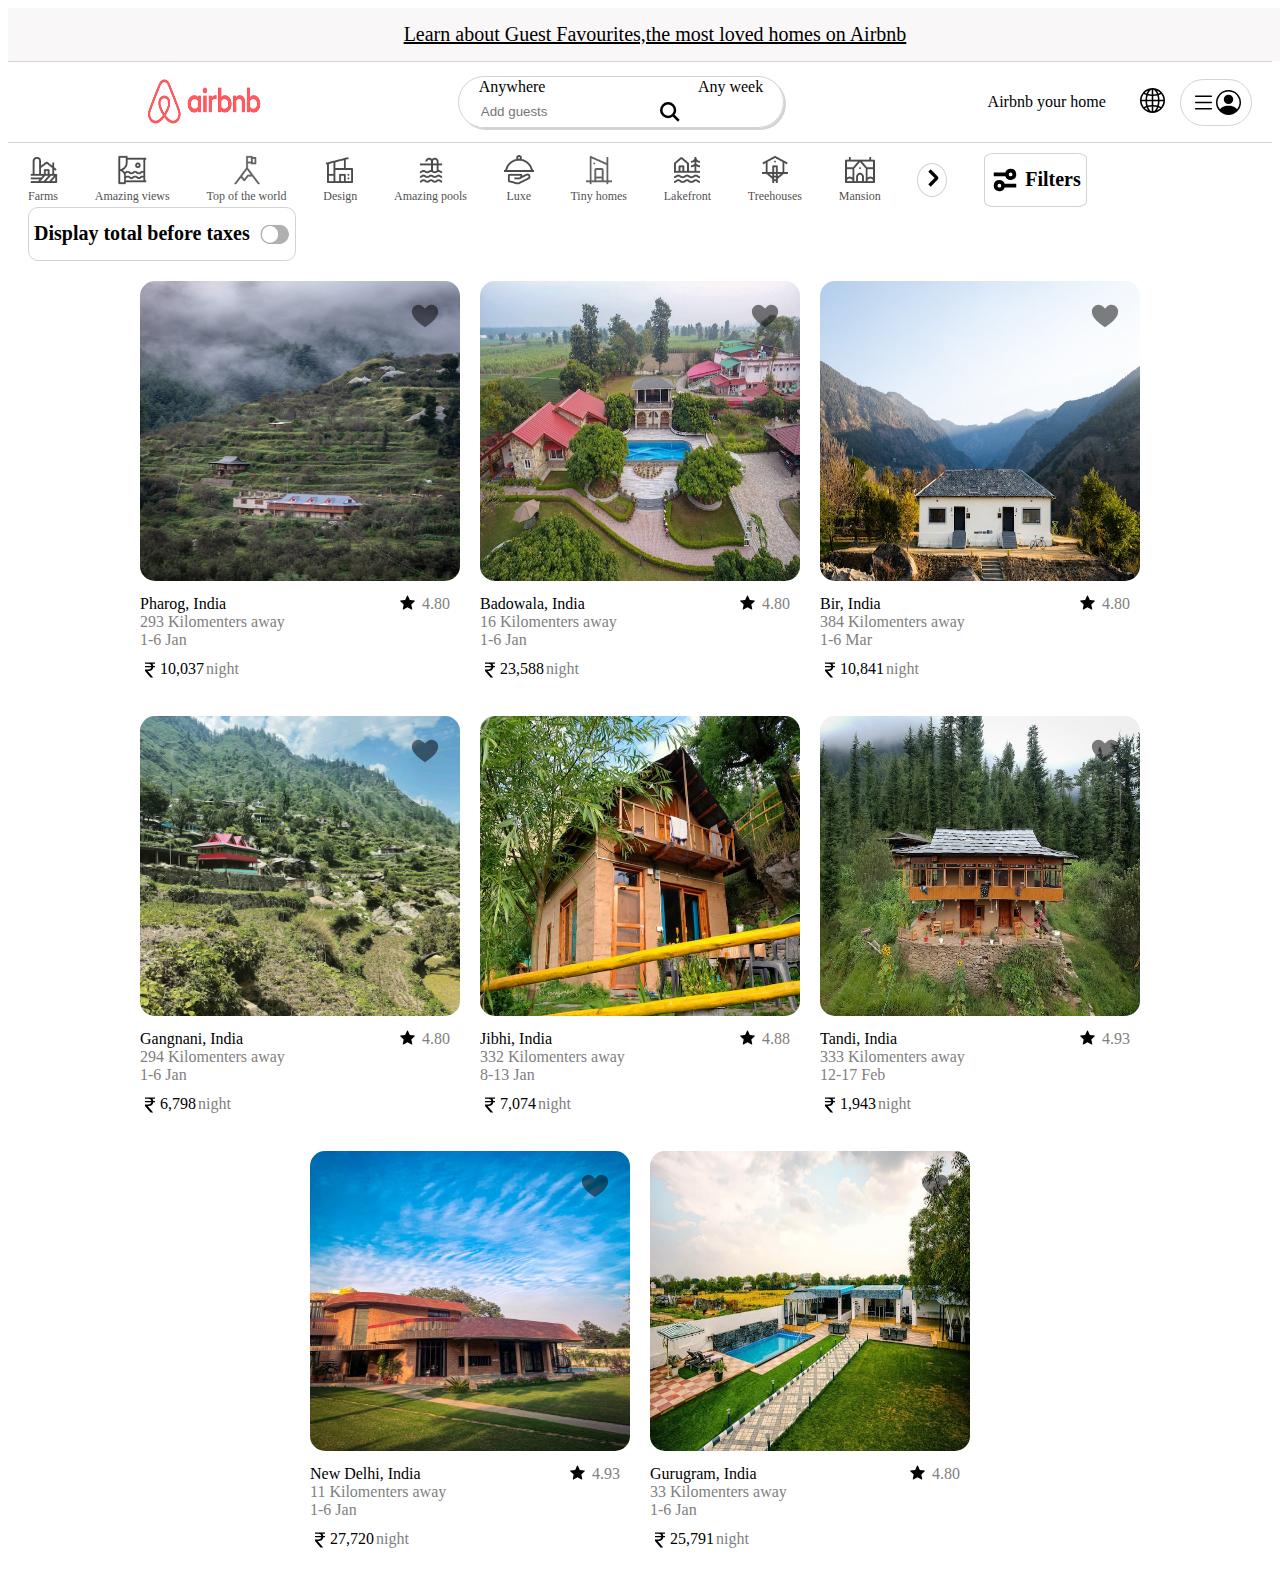
<file: Day3/index.html>
<!DOCTYPE html>
<html lang="en">
<head>
    <meta charset="UTF-8">
    <meta name="viewport" content="width=device-width, initial-scale=1.0">
    <title>Airbnb</title>
    <link rel="stylesheet" href="index.css">
</head>
<body>
    <div class="container">
        <div class="info">
            <a href="#">Learn about Guest Favourites,the most loved homes on Airbnb</a>
        </div>
        <div class="stick">
            <!-- header start -->
            <div class="header">
                <img src="header-logo.png" alt="Airbnb" height="80px" width="140px" class="header-logo">

                <div class="search-bar">
                    <div class="anytime">
                        <a href="#">Anywhere</a>
                    </div>
                    <div class="anywhere">
                        <a href="#">Any week</a>
                    </div>
                    <div class="search">
                        <input type="search" placeholder="Add guests">
                        <img src="search.svg" alt="search" height="20px" widht="20px">
                    </div>
                </div>

                <div class="login">
                    <div class="text">
                        <a href="#">Airbnb your home</a>
                    </div>
                    <div class="globe-logo">
                        <img src="globe2.svg" alt="website" height="25px" width="25px">
                    </div>
                    <div class="login_photo">
                        <img src="list.svg" alt="list" height="25px" width="25px">
                        <img src="person-circle.svg" alt="profile" height="25px" width="25px">
                    </div>
                </div>
            </div>
            <!-- header end -->
            <!-- options start -->
            <div class="options">
                <a href="#"><img src="images/farm.jpg" alt="farm"><br>Farms</a>
                <a href="#"><img src="images/amazing_views.jpg" alt="amazing_views"><br>Amazing views</a>
                <a href="#"><img src="images/top_of_the_world.jpg" alt="top of the world"><br>Top of the world</a>
                <a href="#"><img src="images/design.jpg" alt="Design"><br>Design</a>
                <a href="#"><img src="images/amazing_pools.jpg" alt="Amazing pools"><br>Amazing pools</a>
                <a href="#"><img src="images/luxe.jpg" alt="Luxe"><br>Luxe</a>
                <a href="#"><img src="images/tiny_homes.jpg" alt="Tiny Homes"><br>Tiny homes</a>
                <a href="#"><img src="images/lake_front.jpg" alt="Lakefront"><br>Lakefront</a>
                <a href="#"><img src="images/treehouses.jpg" alt="Treehouses"><br>Treehouses</a>
                <a href="#"><img src="images/mansions.jpg" alt="Mansions"><br>Mansion</a>

                <div class="arrow">
                    <img src="images/arrow.svg" alt="Arrows">
                </div>

                <div class="filter">
                    <img src="images/filters.svg" alt="Filters">
                    <h1>Filters</h1>
                </div>

                <div class="before-tax">
                    <h1>Display total before taxes</h1>
                    <img src="images/switch.PNG" alt="switch">
                </div>
            </div>
<!-- options end -->
        </div>

<!-- Ṃain-content start -->
        <div class="main_content">
            <div class="block">
                <img src="images/pharog.jpeg" alt="pharog" class ="image">
                <img src="images/heart.svg" alt="heart" class ="heart">
                <div class="block-text">
                    Pharog, India
                    <div class="rating">
                        <img src="images/star.svg" alt="star" class="star">
                        <span class="light-txt">4.80</span>
                    </div>
                </div>
                <p class="light-text">
                    293 Kilomenters away<br>1-6 Jan
                </p>
                <p class="price"><img src="images/currency-rupee.svg" alt="rupee">10,037 <span class="light-txt">night</span></p>
            </div>


            <div class="block">
                <img src="images/badowala.jpeg" alt="Badowala" class ="image">
                <img src="images/heart.svg" alt="heart" class ="heart">
                <div class="block-text">
                    Badowala, India
                    <div class="rating">
                        <img src="images/star.svg" alt="star" class="star">
                        <span class="light-txt">4.80</span>
                    </div>
                </div>
                <p class="light-text">
                    16 Kilomenters away<br>1-6 Jan
                </p>
                <p class="price"><img src="images/currency-rupee.svg" alt="rupee">23,588<span class="light-txt">night</span></p>
            </div>

            <div class="block">
                <img src="images/bir.jpeg" alt="Bir" class ="image">
                <img src="images/heart.svg" alt="heart" class ="heart">
                <div class="block-text">
                    Bir, India
                    <div class="rating">
                        <img src="images/star.svg" alt="star" class="star">
                        <span class="light-txt">4.80</span>
                    </div>
                </div>
                <p class="light-text">
                    384 Kilomenters away<br>1-6 Mar
                </p>
                <p class="price"><img src="images/currency-rupee.svg" alt="rupee">10,841 <span class="light-txt">night</span></p>
            </div>

            
            <div class="block">
                <img src="images/gangnani.jpg" alt="Gangnani" class ="image">
                <img src="images/heart.svg" alt="heart" class ="heart">
                <div class="block-text">
                    Gangnani, India
                    <div class="rating">
                        <img src="images/star.svg" alt="star" class="star">
                        <span class="light-txt">4.80</span>
                    </div>
                </div>
                <p class="light-text">
                    294 Kilomenters away<br>1-6 Jan
                </p>
                <p class="price"><img src="images/currency-rupee.svg" alt="rupee">6,798 <span class="light-txt">night</span></p>
            </div>

            <div class="block">
                <img src="images/jibhi.jpg" alt="jibhi" class ="image">
                <img src="images/heart.svg" alt="heart" class ="heart">
                <div class="block-text">
                    Jibhi, India
                    <div class="rating">
                        <img src="images/star.svg" alt="star" class="star">
                        <span class="light-txt">4.88</span>
                    </div>
                </div>
                <p class="light-text">
                    332 Kilomenters away<br>8-13 Jan
                </p>
                <p class="price"><img src="images/currency-rupee.svg" alt="rupee">7,074 <span class="light-txt">night</span></p>
            </div>

            <div class="block">
                <img src="images/tandi.jpeg" alt="Tandi" class ="image">
                <img src="images/heart.svg" alt="heart" class ="heart">
                <div class="block-text">
                    Tandi, India
                    <div class="rating">
                        <img src="images/star.svg" alt="star" class="star">
                        <span class="light-txt">4.93</span>
                    </div>
                </div>
                <p class="light-text">
                    333 Kilomenters away<br>12-17 Feb
                </p>
                <p class="price"><img src="images/currency-rupee.svg" alt="rupee">1,943 <span class="light-txt">night</span></p>
            </div>

            <div class="block">
                <img src="images/new_delhi.jpeg" alt="new delhi" class ="image">
                <img src="images/heart.svg" alt="heart" class ="heart">
                <div class="block-text">
                    New Delhi, India
                    <div class="rating">
                        <img src="images/star.svg" alt="star" class="star">
                        <span class="light-txt">4.93</span>
                    </div>
                </div>
                <p class="light-text">
                    11 Kilomenters away<br>1-6 Jan
                </p>
                <p class="price"><img src="images/currency-rupee.svg" alt="rupee">27,720 <span class="light-txt">night</span></p>
            </div>

            <div class="block">
                <img src="images/gurugram.jpeg" alt="gurugram" class ="image">
                <img src="images/heart.svg" alt="heart" class ="heart">
                <div class="block-text">
                    Gurugram, India
                    <div class="rating">
                        <img src="images/star.svg" alt="star" class="star">
                        <span class="light-txt">4.80</span>
                    </div>
                </div>
                <p class="light-text">
                    33 Kilomenters away<br>1-6 Jan
                </p>
                <p class="price"><img src="images/currency-rupee.svg" alt="rupee">25,791 <span class="light-txt">night</span></p>
            </div>
        </div>
    </div>
</body>
</html>
</file>
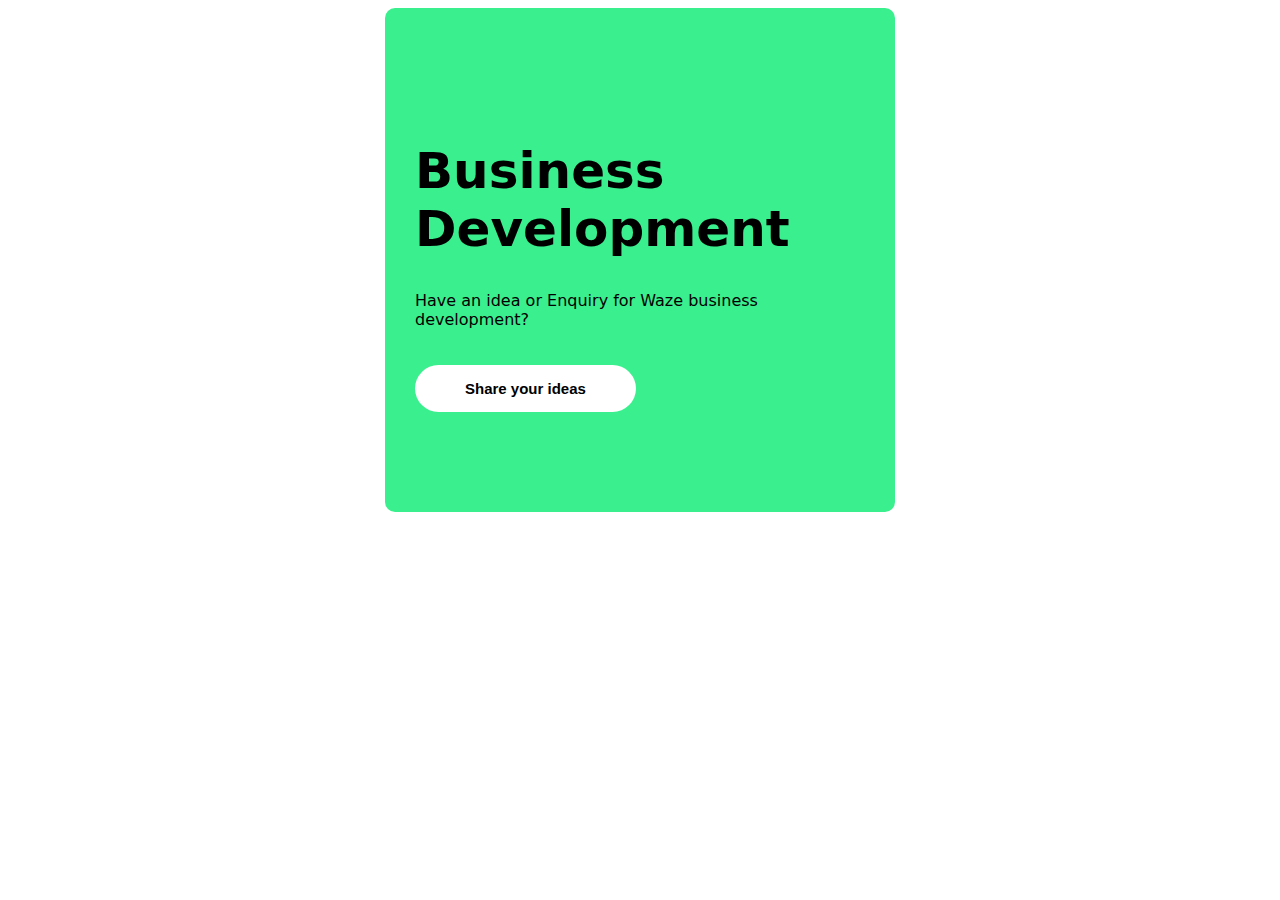
<file: Day1/task1/index1.html>
<!DOCTYPE html>
<html lang="en">
<head>
    <meta charset="UTF-8">
    <meta name="viewport" content="width=device-width, initial-scale=1.0">
    <title>Document</title>
    <link rel="stylesheet" href="style.css">
</head>
<body> 
    <div class="container">
        <h1 class="heading">
            Business Development 
        </h1>
        <p>Have an idea or Enquiry for Waze business development?</p>
    
        <button type = "button" class="btn">Share your ideas</button>
    </div> 
    
</body>
</html>
</file>
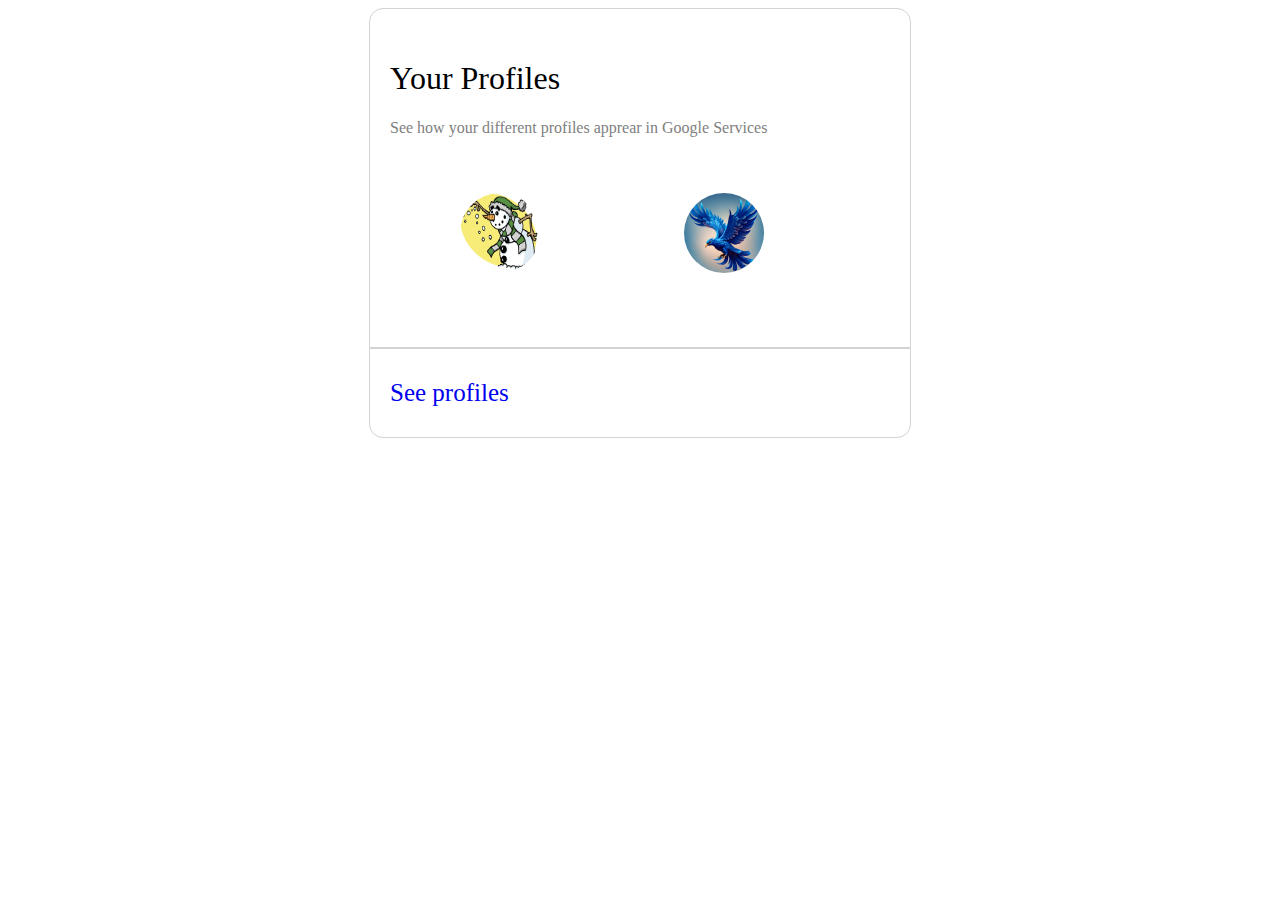
<file: Day1/task2/index2.html>
<!DOCTYPE html>
<html lang="en">
<head>
    <meta charset="UTF-8">
    <meta name="viewport" content="width=device-width, initial-scale=1.0">
    <title>Document</title>
    <link rel="stylesheet" href="style2.css">
</head>
<body>
    <div class="container1-first">
        <h1 class="container1-heading">
            Your Profiles
        </h1>
        <p class="conatiner1-paragraph">See how your different profiles apprear in Google Services</p>
    
        <div class="img-section">
            <img src="profile1.webp" alt="showman" height="50px" width="50px">
            <img src="profile2.jpg" alt="eagle" height="50px" width="50px">
        </div>
    </div>
    <div class = "container1-second">
            <a class="conatiner1-a" href="#">See profiles</a>
    </div>
</body>
</html>
</file>
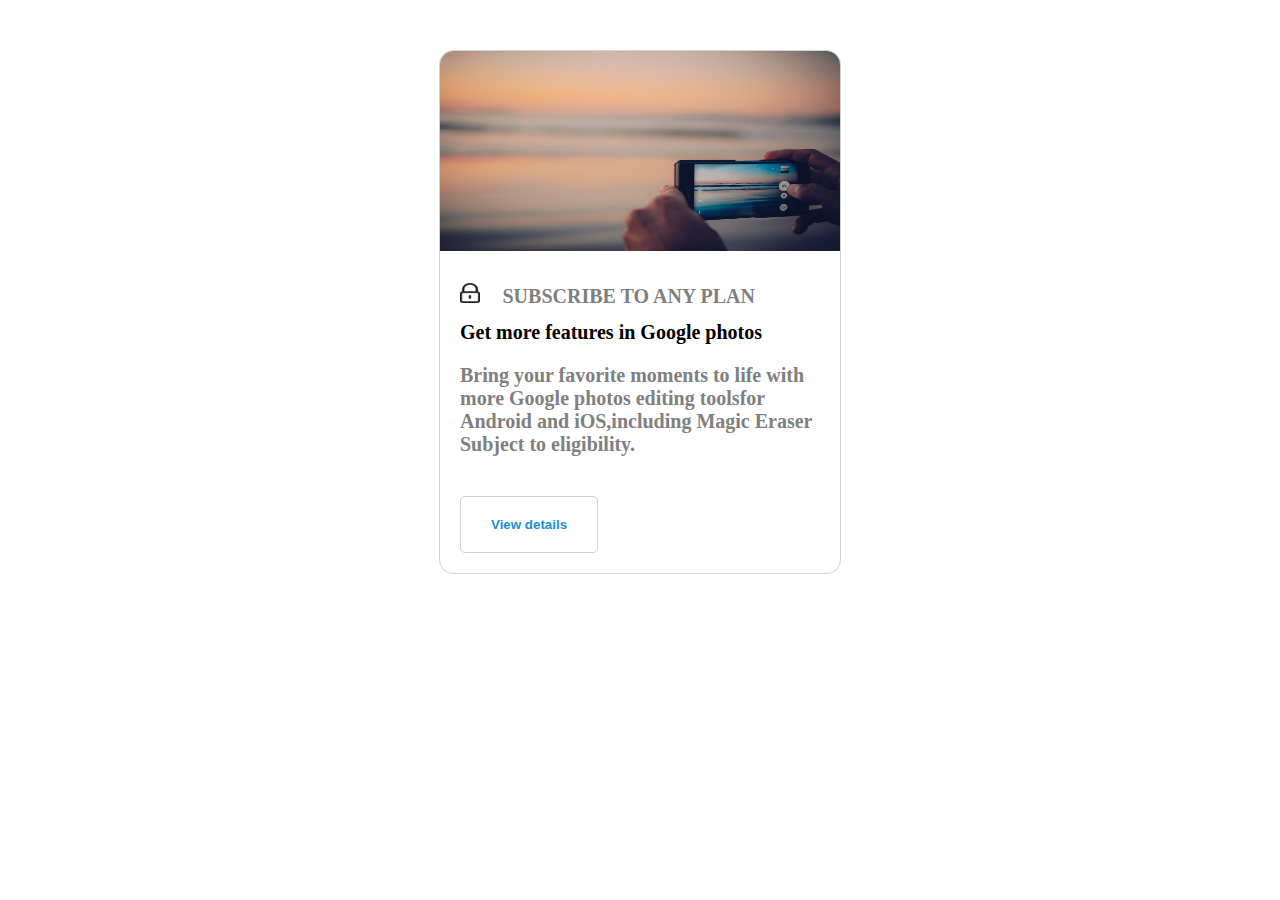
<file: Day1/task3/index3.html>
<!DOCTYPE html>
<html lang="en">
<head>
    <meta charset="UTF-8">
    <meta name="viewport" content="width=device-width, initial-scale=1.0">
    <title>Document</title>
    <link rel="stylesheet" href="style3.css">
</head>
<body>
    <div class="container">
        <img  class ="container2-img"src="beach.jpg" alt="beach" height="200px">
        <p class="'heading">
            <span><img src="lock-logo.png" class="margin padding" alt="logo" height="20px" width="20px"></span>
            <span class="light-text padding">SUBSCRIBE TO ANY PLAN</span>
        </p>

        <h1 class="padding">Get more features in Google photos</h1>

        <p class ="light-text padding">
            Bring your favorite moments to life with more Google photos editing toolsfor Android and iOS,including Magic Eraser Subject to eligibility.
        </p>
        <button type="button" class="btn padding">View details</button>
    </div>
</body>
</html>
</file>
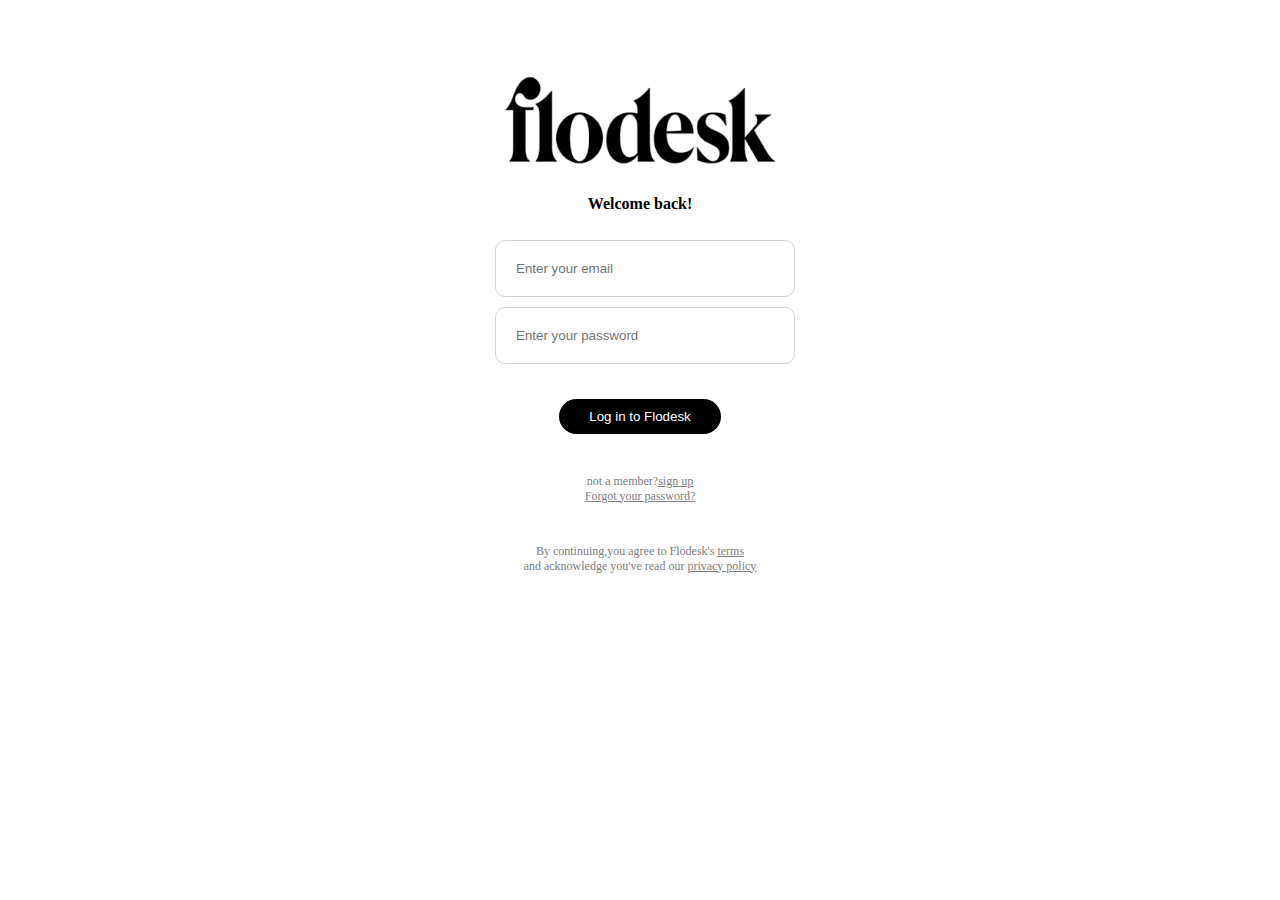
<file: Day1/task4/index4.html>
<!DOCTYPE html>
<html lang="en">
<head>
    <meta charset="UTF-8">
    <meta name="viewport" content="width=device-width, initial-scale=1.0">
    <title>Document</title>
    <link rel="stylesheet" href="style4.css">
</head>
<body>
    <div class="container">
        <img src="flodesk_logo.png" alt="logo" height="100px" width="100%">
        <h4>Welcome back!</h4>
        <input type="text" placeholder="Enter your email">
        <input type="password" placeholder="Enter your password">

        <button type="button" class="btn">Log in to Flodesk</button>

        <p class="small-text">not a member?<span><a href="#">sign up</a></span>
            <br><a href="#">Forgot your  password?</a>
        </p>
        
        <p class="small-text">By continuing,you agree to Flodesk's <a href="#">terms</a>
        <br>and acknowledge you've read our <a href="#">privacy policy</a> </p>
    </div>
</body>
</html>
</file>
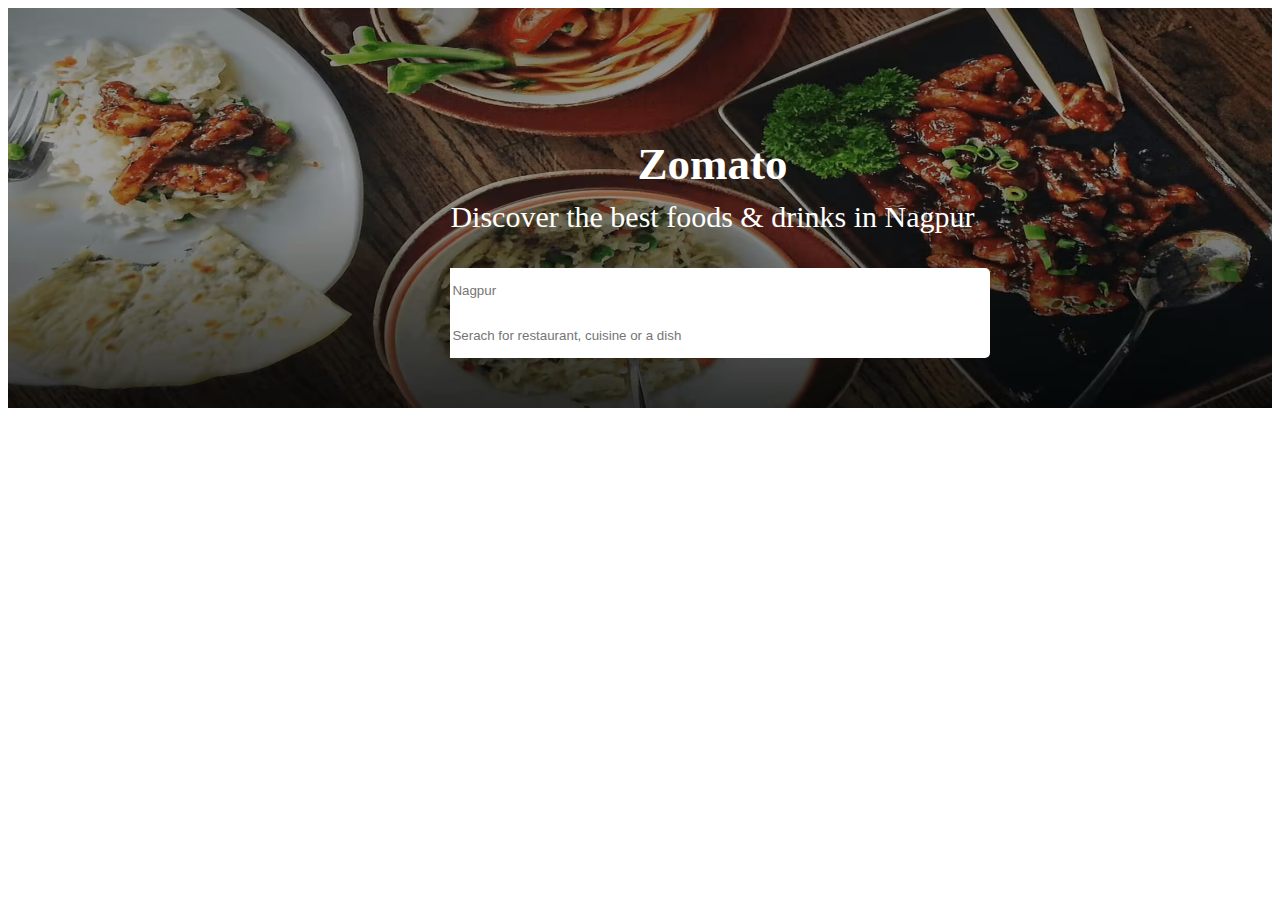
<file: Day2/taks3/task3.html>
<!DOCTYPE html>
<html lang="en">
<head>
    <meta charset="UTF-8">
    <meta name="viewport" content="width=device-width, initial-scale=1.0">
    <title>Document</title>
    <link rel="stylesheet" href="style3.css">
</head>
<body>
    <div class="container">
        <img src="zomato.avif" alt="menu">
        <div class="container-text">
            <h1 class="container-text-heading">Zomato</h1>
            <p class="desc">Discover the best foods & drinks in Nagpur</p>
        </div>

        <div class="bar">
            <span class="location-bar"></span>
                <input type="search" placeholder="Nagpur">
            </span>
            <span class="search-bar">
                <input type="search" placeholder="Serach for restaurant, cuisine or a dish">
            </span>
        </div>
    </div>

</body>
</html>
</file>
<file: Day3/index.css>
.container{
    margin:0px;
    padding:0px;
}

.info{
    width:100%;
    background-color:rgb(234, 229, 229,0.3);
    text-align:center;
    font-size: 20px;
    padding:15px;
}

.info a{
    color: black;
}
.stick{
    position:sticky;
    top:0;
    z-index: 1;
    background-color: white;
    
}

.header{
    margin:0;
    display:flex;
    flex-wrap: wrap;
    justify-content:space-between;
    align-items: center;
    border:1px solid lightgray;
    border-left: none;
    border-right: none;
    padding-left:10%;
}

.search-bar{
    width:25%;
    display:flex;
    flex-wrap: wrap;
    justify-content:space-between;
    align-items:center;
    padding:0px 20px;
    border:1px solid lightgray;
    border-radius:30px;
    height:50px;
    box-shadow: 2px 2px lightgray;
}

.search-bar a{
    color:black;
    text-decoration:none;
}

.search{
    display: flex;
    flex-wrap: wrap;
    align-items: center;
}


.search input{
    height:30px;
    border:none
}

.login{
    margin-right: 20px;
    width:25%;
    display: flex;
    flex-wrap: wrap;
    justify-content: space-between;
    align-items: center;
}

.login .text{
    padding:10px 20px;
    border-radius: 20px;
}

.login .text a{
    color:black;
    text-decoration: none;
}
.login .text:hover{
    background-color: rgb(234, 229, 229,0.3);
}
.login_photo{
    display: flex;
    flex-wrap: wrap;
    padding:10px;
    border:1px solid lightgrey;
    background-color:white;
    border-radius: 30px;
}

.options{
    display: flex;
    flex-wrap: wrap;
    gap:3%;
    align-items: center;
    text-align: center;
    font-size:12px;
    margin:10px 20px;
    padding-bottom:10px;

}

.options a{
    color:black;
    text-decoration:none;
    opacity: 0.7;
}

.options img{
    height: 30px;
    width: 30px;
    
}

.options a:hover{
    opacity: 1;
}

.options .arrow{
    border:1px solid lightgray;
    padding:1px;
    border-radius: 50%;
    
}

.options .arrow img{
    height:20px;
    width:20px;
    padding:3px;
}

.options .filter{
    display: flex;
    gap:5px;
    align-items:center;
    padding:1px 5px;
    border:1px solid lightgray;
    border-radius:10%;
    font-size: 10px;
}

.options .before-tax{
    display:flex;
    align-items: center;
    gap:10px;
    font-size:10px;
    border:1px solid lightgray;
    padding:1px 5px;
    border-radius:10px;
}

.main_content{
    display: flex;
    justify-content: center;
    flex-wrap: wrap;
    gap:20px;
}

.block{
    position: relative;
    width:320px;
}

.main_content .image{
    height:300px;
    width:100%;
    border-radius: 15px;
    margin-bottom:10px;
}

.price{
    display: flex;
    align-items: center;
    margin-top:10px;
}

.main_content .light-text{
    margin:0px;
    color: gray;
}

.price img{
    margin-top: 1px;
    height:20px;
    width: 20px;
}

.light-txt{
    margin-left:2px;
    color: gray;
}

.main_content .heart{
    position: absolute;
    top:20px;
    right:20px;
    height:30px;
    width: 30px;
}

.block-text{
    display: flex;
    justify-content: space-between;
    align-items: center;
}

.rating{
    position:absolute;
    right:10px;
    display: flex;
    gap:0; 
}

.main_content .star{
    height:15px;
    width: 15px;
    margin-right: 5px;
    font-size: 10px;
}
</file>
<file: Day1/task1/style.css>
.container{
    background-color:rgba(37, 237, 130, 0.9);
    font-family: system-ui, -apple-system, BlinkMacSystemFont, 'Segoe UI', Roboto, Oxygen, Ubuntu, Cantarell, 'Open Sans', 'Helvetica Neue', sans-serif;
    width: 450px;
    padding:100px 30px;
    border-radius: 10px;
    margin:auto;
}

.heading{
    font-size:50px;
    font-weight: 700;
}

.text{
    font-size:15px;
    margin-bottom: 50px;
}

.btn{
    border: none;
    background-color:white;
    margin-top: 20px;
    padding:15px 50px;
    font-size: 15px;
    font-weight:bold;
    border-radius: 50px;
    
}

/* ================================================================================ */
</file>
<file: Day1/task2/style2.css>
.container1-first{
    margin:auto;
    padding:30px 20px;
    width: 500px;
    border-top-right-radius: 14px;
    border-top-left-radius: 14px;
    border:1px solid lightgray;      
    
}

.container1-second{
    margin: auto;
    border-bottom-right-radius: 14px;
    border-bottom-left-radius: 14px;
    border:1px solid lightgray;
    padding:30px 20px;
    width: 500px
    
}


.container1-heading{
    font-weight:100;
}

.conatiner1-paragraph{
    color:gray;
}

img{
    height: 80px;
    width: 80px;
    padding: 40px 70px;
    border-radius: 50%;
}

.rule{
    color:lightgrey;
}

.conatiner1-a{
    text-decoration: none;
    font-size:25px;
}
</file>
<file: Day1/task3/style3.css>
.container{
    border: 1px solid lightgrey;
    border-radius:14px;
    width:400px; 
    margin:50px auto;
    font-size:10px;
    font-family: Cambria, Cochin, Georgia, Times, 'Times New Roman', serif; 
    
}

.container2-img{
    width:100%;
    border-top-right-radius:14px;
    border-top-left-radius:14px;
    width: 100%;
}

.padding{
    padding-left:20px;
}

.light-text{
    color: gray;
    font-weight: bold;
    font-size:20px;
}

.btn{
    border: 1px solid lightgrey;
    padding:20px 30px;
    border-radius: 5px;
    margin:20px;
    font-weight: 600;
    color: rgb(25, 145, 210);
    background-color: white;
}

.margin{
    margin-top:20px
}
</file>
<file: Day1/task4/style4.css>
.container {
    margin:50px auto;
    text-align:center;
    /* border:1px solid lightgrey; */
    width:300px;
    padding:20px 10px;
}
input{
    padding: 20px;
    margin:5px;
    width:100%;
    border-radius: 10px;
    box-sizing: border-box;
    border:0.1px solid lightgray;
}

.btn{
    margin-top: 30px;
    padding:10px 30px;
    border-radius: 20px;
    border:none;
    background-color:black;
    color: white;
}

.small-text{
    margin-top:40px;
    font-size: 12px;
    color: gray;
}
a{
    color:gray;
}
</file>
<file: Day2/taks3/style3.css>
.container{
    width:100%;
    height: 400px;
    position: relative;
    text-align: center;
    
}
img{
    width:100%;
    height: 400px;
}
.container-text{
    position: absolute;
    top:25%;
    left:35%;
    color: white;
}

.container-text-heading{
    color:white;
    font-size:45px;
    margin-bottom: 0px;
}

.desc{
    margin-top: 10px;
    font-size: 30px;
}

.bar{
    width:540px;
    background-color:white;
    position: absolute;
    top: 65%;
    left:35%;
    padding:0px 0px;
    border-radius:5px;
    text-align: left;
}

.location-bar{
    width:20%;
    
}

.search-bar input{
    width:69%;
    margin-right:0px;
}


.bar input{
    border:none;
    height: 45px;
}
</file>
